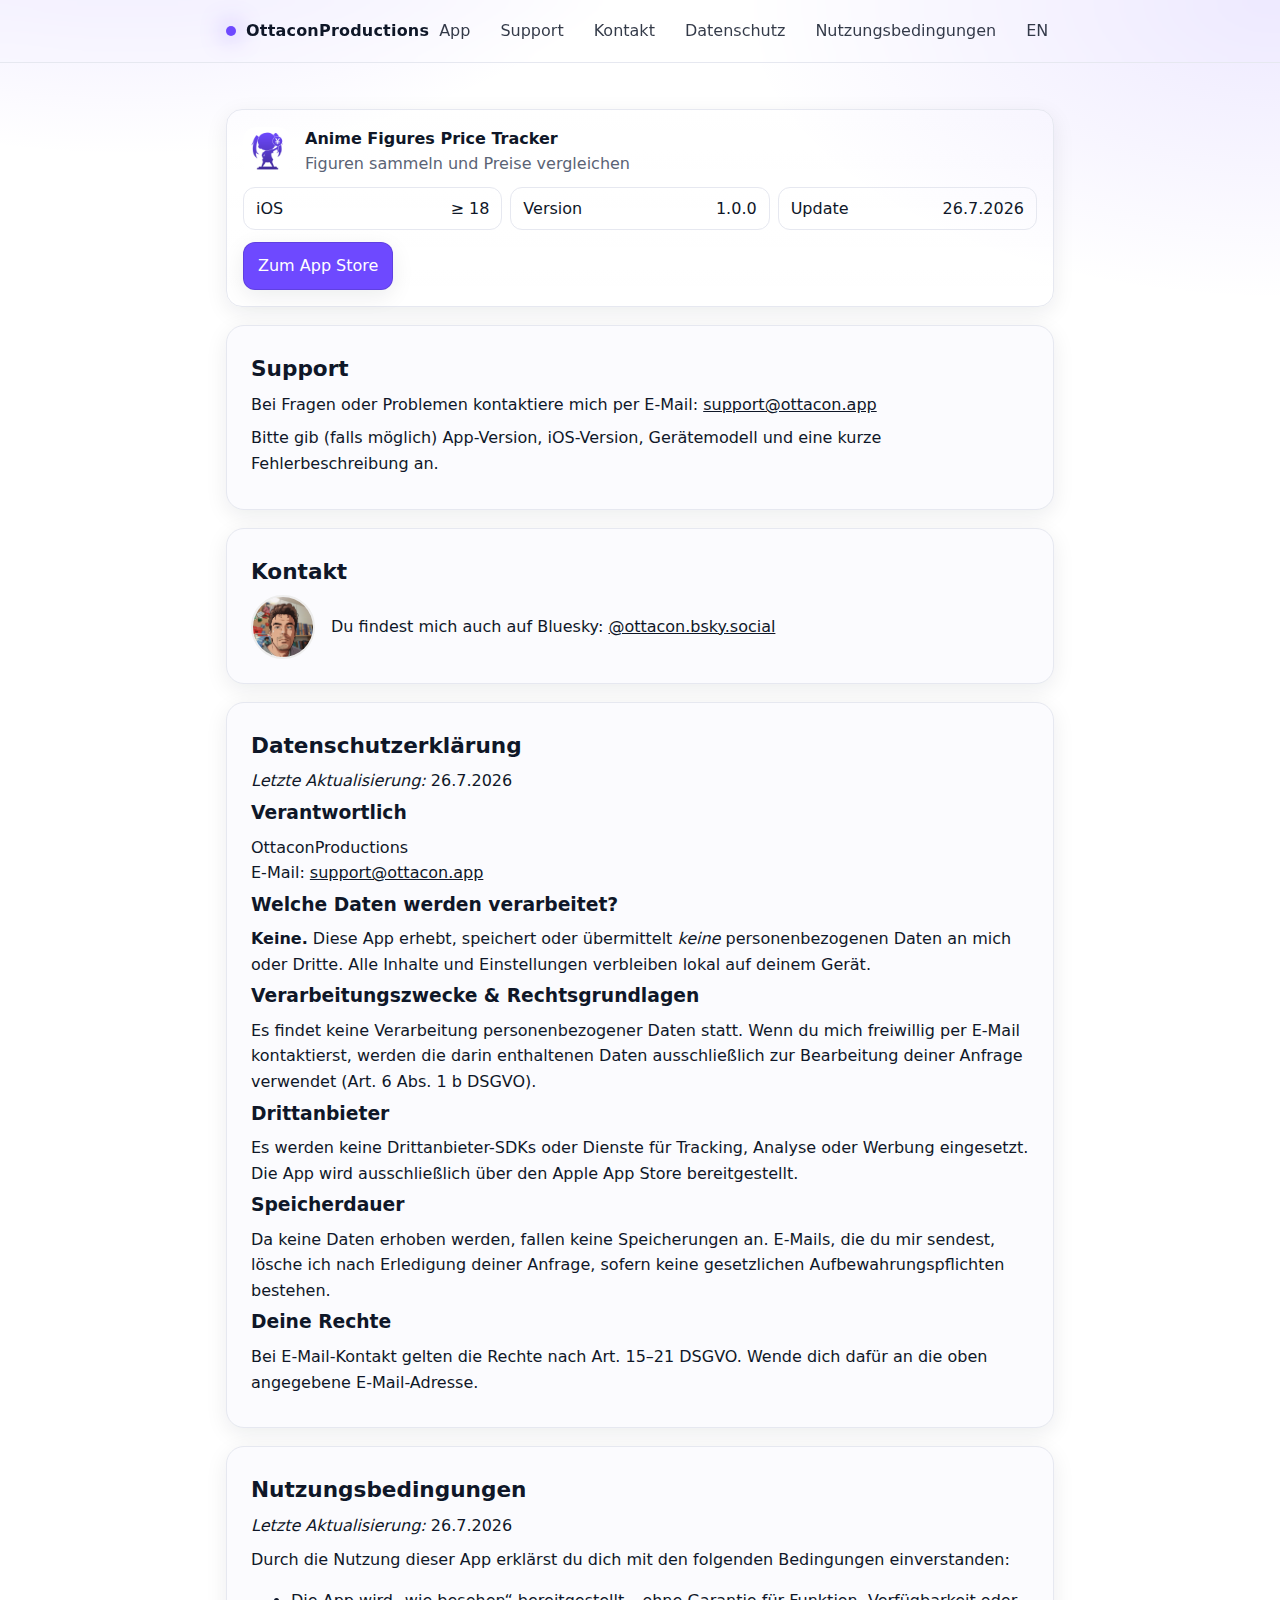
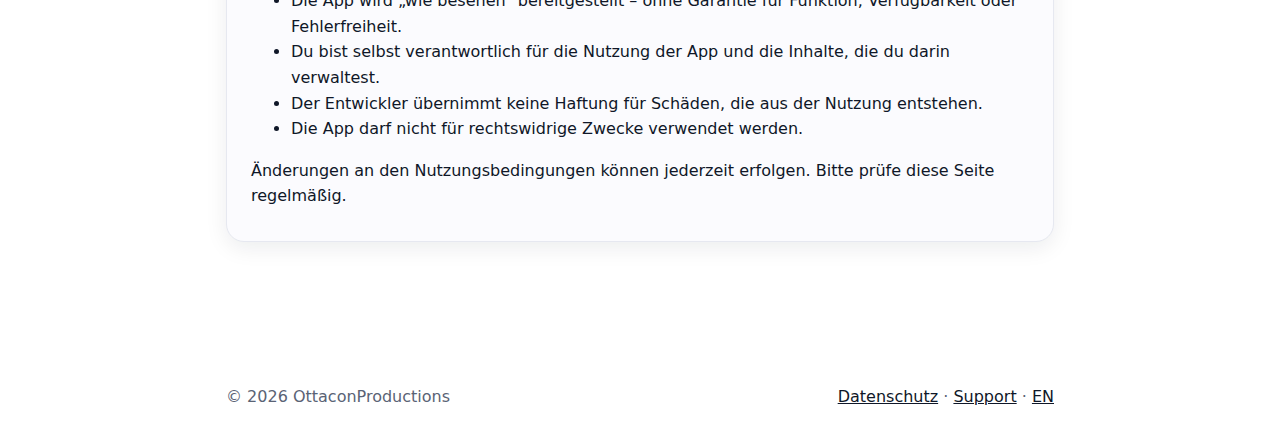
<file: index.html>
<!doctype html>
<html lang="de">
<head>
  <meta charset="utf-8" />
  <meta name="viewport" content="width=device-width, initial-scale=1" />
  <title>Ottacon Productions – Anime Figures</title>
  <meta name="description" content="Offizielle Website von Akihelper – Figuren sammeln und Preise vergleichen." />
  <!-- Favicon -->
  <link rel="icon" href="/assets/animeFigureIcon.png" type="image/png">
  <link rel="alternate" hreflang="en" href="/en/index.html">
  <link rel="stylesheet" href="/styles.css">
</head>
<body>
  <header>
    <nav>
      <a class="brand" href="#home"><span class="dot"></span><span>OttaconProductions</span></a>
      <!-- 2) Mobile menu button -->
      <button id="menu-btn" class="menu-btn" aria-expanded="false" aria-controls="nav-links" aria-label="Menü">☰ Menu</button>
      <!-- 3) Nav links container with id -->
      <div id="nav-links" class="links">
        <a class="link" href="#home">App</a>
        <a class="link" href="#support">Support</a>
        <a class="link" href="#contact">Kontakt</a>
        <a class="link" href="#privacy">Datenschutz</a>
        <a class="link" href="#terms">Nutzungsbedingungen</a>
        <a class="link" href="/en/index.html" hreflang="en" aria-label="English">EN</a>
      </div>
    </nav>
  </header>

  <main class="wrap">
    <section id="home" class="card">
      <div class="row">
        <div class="icon">
          <img src="/assets/animeFigureIcon.png" alt="App Icon">
        </div>
        <div>
          <div class="title">Anime Figures Price Tracker</div>
          <div class="muted">Figuren sammeln und Preise vergleichen</div>
        </div>
      </div>
      <div class="kpi">
        <div class="chip"><span>iOS</span><span>≥ 18</span></div>
        <div class="chip"><span>Version</span><span>1.0.0</span></div>
        <div class="chip"><span>Update</span><span id="updated-app">—</span></div>
      </div>
      <div style="margin-top:12px">
        <a class="btn" href="https://www.akihelper.de" rel="noopener">Zum App Store</a>
      </div>
    </section>

    <section id="support">
      <h2>Support</h2>
      <p>Bei Fragen oder Problemen kontaktiere mich per E-Mail: <a href="mailto:support@ottacon.app">support@ottacon.app</a></p>
      <p>Bitte gib (falls möglich) App-Version, iOS-Version, Gerätemodell und eine kurze Fehlerbeschreibung an.</p>
    </section>

<section id="contact">
  <h2>Kontakt</h2>
  <div style="display:flex;align-items:center;gap:16px;">
    <img src="/assets/ottaconProfile.jpg" alt="Profile photo" class="profile-img">
    <p style="margin:0;">
      Du findest mich auch auf Bluesky: 
      <a href="https://bsky.app/profile/ottacon.bsky.social" rel="me noopener" target="_blank">
        @ottacon.bsky.social
      </a>
    </p>
  </div>
</section>

    <section id="privacy">
      <h2>Datenschutzerklärung</h2>
      <p><em>Letzte Aktualisierung:</em> <span id="ppDate">—</span></p>
      <h3>Verantwortlich</h3>
      <p>OttaconProductions<br>
         E-Mail: <a href="mailto:support@ottacon.app">support@ottacon.app</a></p>
      <h3>Welche Daten werden verarbeitet?</h3>
      <p><strong>Keine.</strong> Diese App erhebt, speichert oder übermittelt <em>keine</em> personenbezogenen Daten an mich oder Dritte. Alle Inhalte und Einstellungen verbleiben lokal auf deinem Gerät.</p>
      <h3>Verarbeitungszwecke & Rechtsgrundlagen</h3>
      <p>Es findet keine Verarbeitung personenbezogener Daten statt. Wenn du mich freiwillig per E-Mail kontaktierst, werden die darin enthaltenen Daten ausschließlich zur Bearbeitung deiner Anfrage verwendet (Art. 6 Abs. 1 b DSGVO).</p>
      <h3>Drittanbieter</h3>
      <p>Es werden keine Drittanbieter-SDKs oder Dienste für Tracking, Analyse oder Werbung eingesetzt. Die App wird ausschließlich über den Apple App Store bereitgestellt.</p>
      <h3>Speicherdauer</h3>
      <p>Da keine Daten erhoben werden, fallen keine Speicherungen an. E-Mails, die du mir sendest, lösche ich nach Erledigung deiner Anfrage, sofern keine gesetzlichen Aufbewahrungspflichten bestehen.</p>
      <h3>Deine Rechte</h3>
      <p>Bei E-Mail-Kontakt gelten die Rechte nach Art. 15–21 DSGVO. Wende dich dafür an die oben angegebene E-Mail-Adresse.</p>
    </section>

    <section id="terms">
  <h2>Nutzungsbedingungen</h2>
  <p><em>Letzte Aktualisierung:</em> <span id="tcDate">—</span></p>
  <p>Durch die Nutzung dieser App erklärst du dich mit den folgenden Bedingungen einverstanden:</p>
  <ul>
    <li>Die App wird „wie besehen“ bereitgestellt – ohne Garantie für Funktion, Verfügbarkeit oder Fehlerfreiheit.</li>
    <li>Du bist selbst verantwortlich für die Nutzung der App und die Inhalte, die du darin verwaltest.</li>
    <li>Der Entwickler übernimmt keine Haftung für Schäden, die aus der Nutzung entstehen.</li>
    <li>Die App darf nicht für rechtswidrige Zwecke verwendet werden.</li>
  </ul>
  <p>Änderungen an den Nutzungsbedingungen können jederzeit erfolgen. Bitte prüfe diese Seite regelmäßig.</p>
</section>
  </main>

  <footer>
    <span>© <span id="year"></span> OttaconProductions</span>
    <span><a href="#privacy">Datenschutz</a> · <a href="#support">Support</a> · <a href="/en.html" hreflang="en">EN</a></span>
  </footer>

<script>
  const now = new Date();
  // Footer Jahr
  document.getElementById('year').textContent = now.getFullYear();

  // Privacy Policy & Update-Datum
  const pp = document.getElementById('ppDate');
  const upd = document.getElementById('updated-app');
  if (pp) pp.textContent = now.toLocaleDateString(document.documentElement.lang === 'en' ? 'en-US' : 'de-DE');
  if (upd) upd.textContent = now.toLocaleDateString(document.documentElement.lang === 'en' ? 'en-US' : 'de-DE');

  // Terms & Conditions Datum
  const tcDates = document.querySelectorAll('#terms #tcDate');
  tcDates.forEach(el => {
    const lang = document.documentElement.lang;
    el.textContent = now.toLocaleDateString(lang === 'en' ? 'en-GB' : 'de-DE');
  });

  // Mobile nav toggle
  const menuBtn = document.getElementById('menu-btn');
  const navLinks = document.getElementById('nav-links');
  if (menuBtn && navLinks) {
    menuBtn.addEventListener('click', () => {
      const open = navLinks.classList.toggle('open');
      menuBtn.setAttribute('aria-expanded', String(open));
    });
  }
</script>

</body>
</html>
</file>
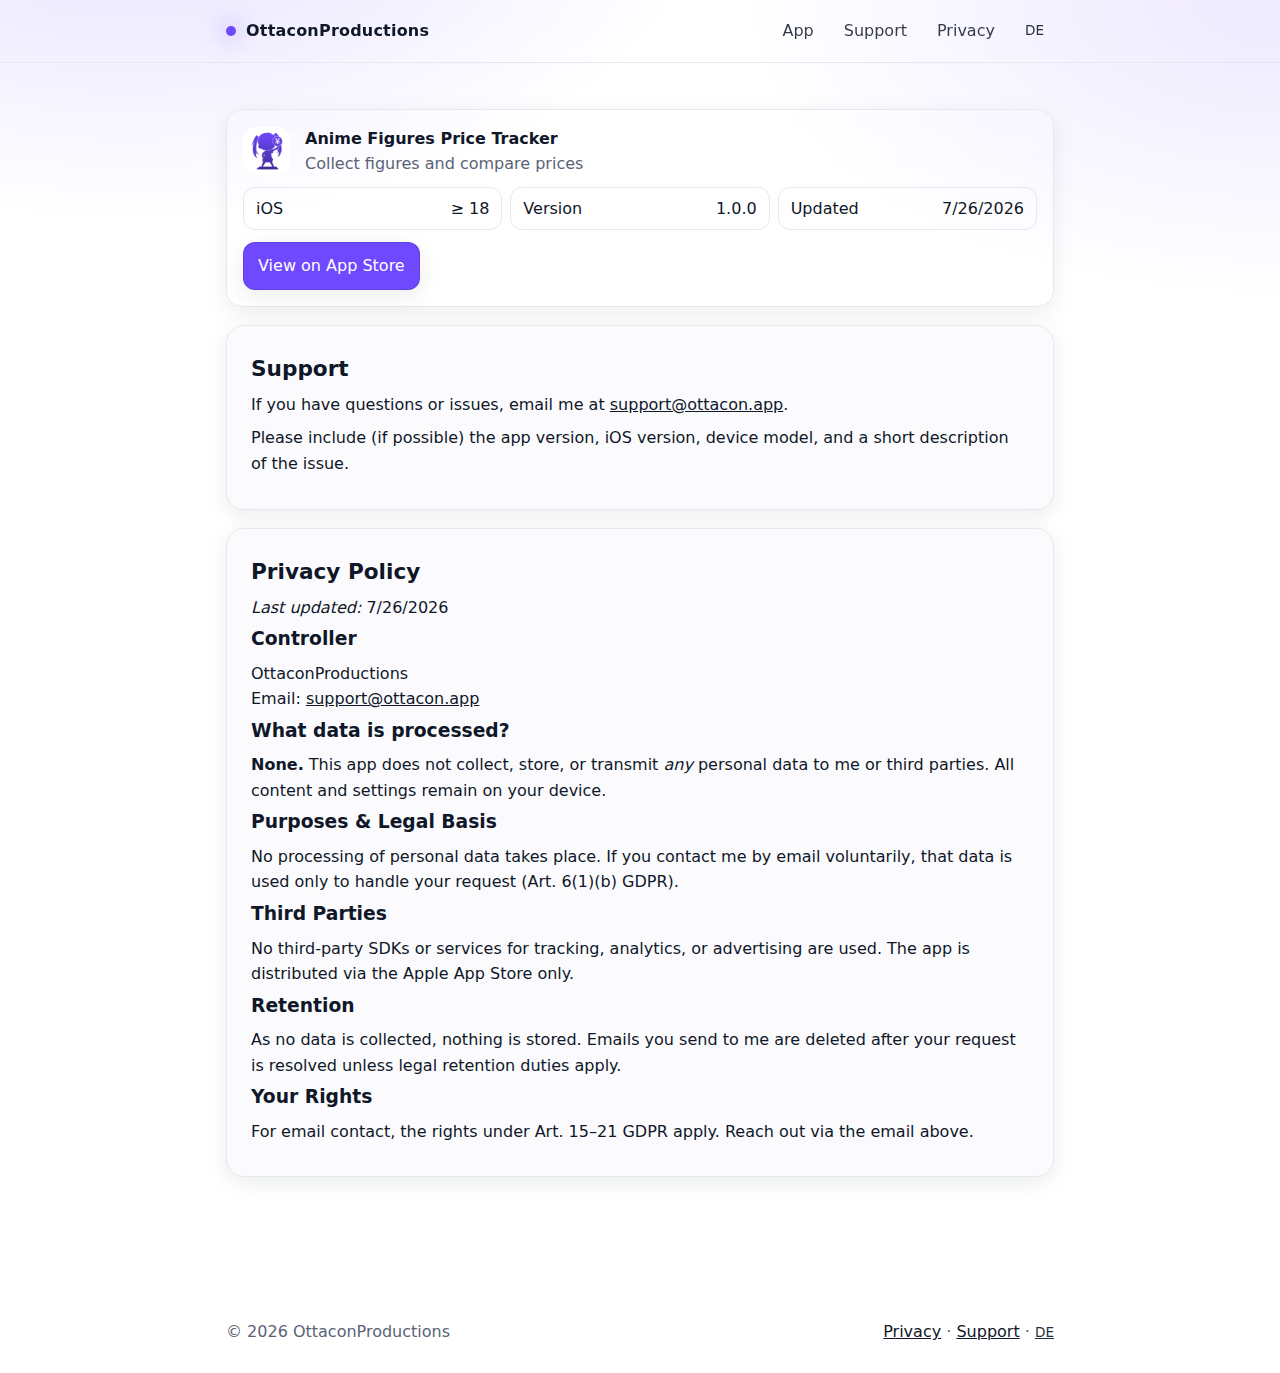
<file: en/index.html>
<!doctype html>
<html lang="en">
<head>
  <meta charset="utf-8" />
  <meta name="viewport" content="width=device-width, initial-scale=1" />
  <title>Ottacon Productions – Anime Figures</title>
  <meta name="description" content="Official website for Akihelper – Track anime figure prices and manage your collection." />
  <!-- Favicon -->
  <link rel="icon" href="/assets/animeFigureIcon.png" type="image/png">
  <!-- hreflang (optional if you add to index.html too) -->
  <link rel="alternate" hreflang="de" href="/index.html"/>
  <style>
    :root{
      --accent:#6E49FF;
      --bg:#0b0f18; --card:#111727; --text:#e7ebf3; --muted:#a7b1c2; --border:#1b2438; --ring:rgba(110,73,255,.35);
      --shadow:0 10px 30px rgba(0,0,0,.25);
      --radius:18px;
    }
    @media (prefers-color-scheme: light){
      :root{ --bg:#ffffff; --card:#fbfbfe; --text:#0f1728; --muted:#5a6375; --border:#e6e8f0; --ring:rgba(110,73,255,.2); --shadow:0 6px 22px rgba(17,24,39,.08); }
    }
    *{box-sizing:border-box}
    body{margin:0;font:16px/1.6 ui-sans-serif,system-ui,-apple-system,Segoe UI,Roboto,Helvetica,Arial;color:var(--text);
         background:radial-gradient(1000px 600px at 10% -10%, rgba(110,73,255,.18), transparent 60%),
                    radial-gradient(900px 500px at 100% 0%, rgba(110,73,255,.12), transparent 60%), var(--bg)}
    a{color:var(--text)}
    .wrap{max-width:860px;margin:0 auto;padding:28px 16px 96px}
    header{position:sticky;top:0;z-index:20;background:rgba(255,255,255,.02);backdrop-filter:blur(10px);border-bottom:1px solid var(--border)}
    nav{max-width:860px;margin:0 auto;display:flex;align-items:center;justify-content:space-between;padding:10px 16px}
    .brand{display:flex;gap:10px;align-items:center;font-weight:700;letter-spacing:.2px;text-decoration:none}
    .dot{width:10px;height:10px;border-radius:999px;background:var(--accent);box-shadow:0 0 24px var(--accent)}
    .links{display:flex;gap:10px;align-items:center}
    .link{opacity:.85;text-decoration:none;padding:8px 10px;border-radius:10px}
    .link:hover{opacity:1;background:rgba(110,73,255,.1)}
    .btn{display:inline-flex;gap:8px;align-items:center;background:var(--accent);color:#fff;text-decoration:none;padding:10px 14px;border-radius:12px;box-shadow:var(--shadow);border:1px solid rgba(0,0,0,.12)}
    .btn:hover{transform:translateY(-1px)}
    section{background:var(--card);border:1px solid var(--border);border-radius:var(--radius);padding:24px;margin:18px 0;box-shadow:var(--shadow)}
    h1,h2,h3{line-height:1.2;margin:0 0 10px}
    h1{font-size:2rem}
    h2{font-size:1.35rem;margin-top:6px}
    p{margin:8px 0}
    .muted{color:var(--muted)}
    .card{border:1px solid var(--border);border-radius:16px;padding:16px;background:linear-gradient(180deg, rgba(255,255,255,.02), transparent);}
    .row{display:flex;gap:14px;align-items:center}
    .icon{width:48px;height:48px;border-radius:12px;overflow:hidden;display:grid;place-items:center}
    .icon img{width:100%;height:100%;object-fit:cover;border-radius:12px}
    .title{font-weight:700}
    .kpi{display:grid;grid-template-columns:repeat(3,1fr);gap:8px;margin-top:10px}
    .chip{border:1px solid var(--border);border-radius:12px;padding:8px 12px;display:flex;justify-content:space-between}
    footer{max-width:860px;margin:0 auto;padding:28px 16px;color:var(--muted);display:flex;justify-content:space-between;flex-wrap:wrap;gap:12px}
    .lang{font-size:.85rem;opacity:.9}
  </style>
</head>
<body>
  <header>
    <nav>
      <a class="brand" href="#home"><span class="dot"></span><span>OttaconProductions</span></a>
      <div class="links">
        <a class="link" href="#home">App</a>
        <a class="link" href="#support">Support</a>
        <a class="link" href="#privacy">Privacy</a>
        <a class="link lang" href="/index.html" hreflang="de" aria-label="Deutsch">DE</a>
      </div>
    </nav>
  </header>

  <main class="wrap">
    <section id="home" class="card">
      <div class="row">
        <div class="icon">
          <img src="/assets/animeFigureIcon.png" alt="App Icon">
        </div>
        <div>
          <div class="title">Anime Figures Price Tracker</div>
          <div class="muted">Collect figures and compare prices</div>
        </div>
      </div>
      <div class="kpi">
        <div class="chip"><span>iOS</span><span>≥ 18</span></div>
        <div class="chip"><span>Version</span><span>1.0.0</span></div>
        <div class="chip"><span>Updated</span><span id="updated-app">—</span></div>
      </div>
      <div style="margin-top:12px">
        <a class="btn" href="https://www.akihelper.de" rel="noopener">View on App Store</a>
      </div>
    </section>

    <section id="support">
      <h2>Support</h2>
      <p>If you have questions or issues, email me at <a href="mailto:support@ottacon.app">support@ottacon.app</a>.</p>
      <p>Please include (if possible) the app version, iOS version, device model, and a short description of the issue.</p>
    </section>

    <section id="privacy">
      <h2>Privacy Policy</h2>
      <p><em>Last updated:</em> <span id="ppDate">—</span></p>
      <h3>Controller</h3>
      <p>OttaconProductions<br>
         Email: <a href="mailto:support@ottacon.app">support@ottacon.app</a></p>
      <h3>What data is processed?</h3>
      <p><strong>None.</strong> This app does not collect, store, or transmit <em>any</em> personal data to me or third parties. All content and settings remain on your device.</p>
      <h3>Purposes & Legal Basis</h3>
      <p>No processing of personal data takes place. If you contact me by email voluntarily, that data is used only to handle your request (Art. 6(1)(b) GDPR).</p>
      <h3>Third Parties</h3>
      <p>No third‑party SDKs or services for tracking, analytics, or advertising are used. The app is distributed via the Apple App Store only.</p>
      <h3>Retention</h3>
      <p>As no data is collected, nothing is stored. Emails you send to me are deleted after your request is resolved unless legal retention duties apply.</p>
      <h3>Your Rights</h3>
      <p>For email contact, the rights under Art. 15–21 GDPR apply. Reach out via the email above.</p>
    </section>
  </main>

  <footer>
    <span>© <span id="year"></span> OttaconProductions</span>
    <span><a href="#privacy">Privacy</a> · <a href="#support">Support</a> · <a class="lang" href="/index.html" hreflang="de">DE</a></span>
  </footer>

  <script>
    const now = new Date();
    document.getElementById('year').textContent = now.getFullYear();
    document.getElementById('ppDate').textContent = now.toLocaleDateString('en-US');
    document.getElementById('updated-app').textContent = now.toLocaleDateString('en-US');
  </script>
</body>
</html>
</file>
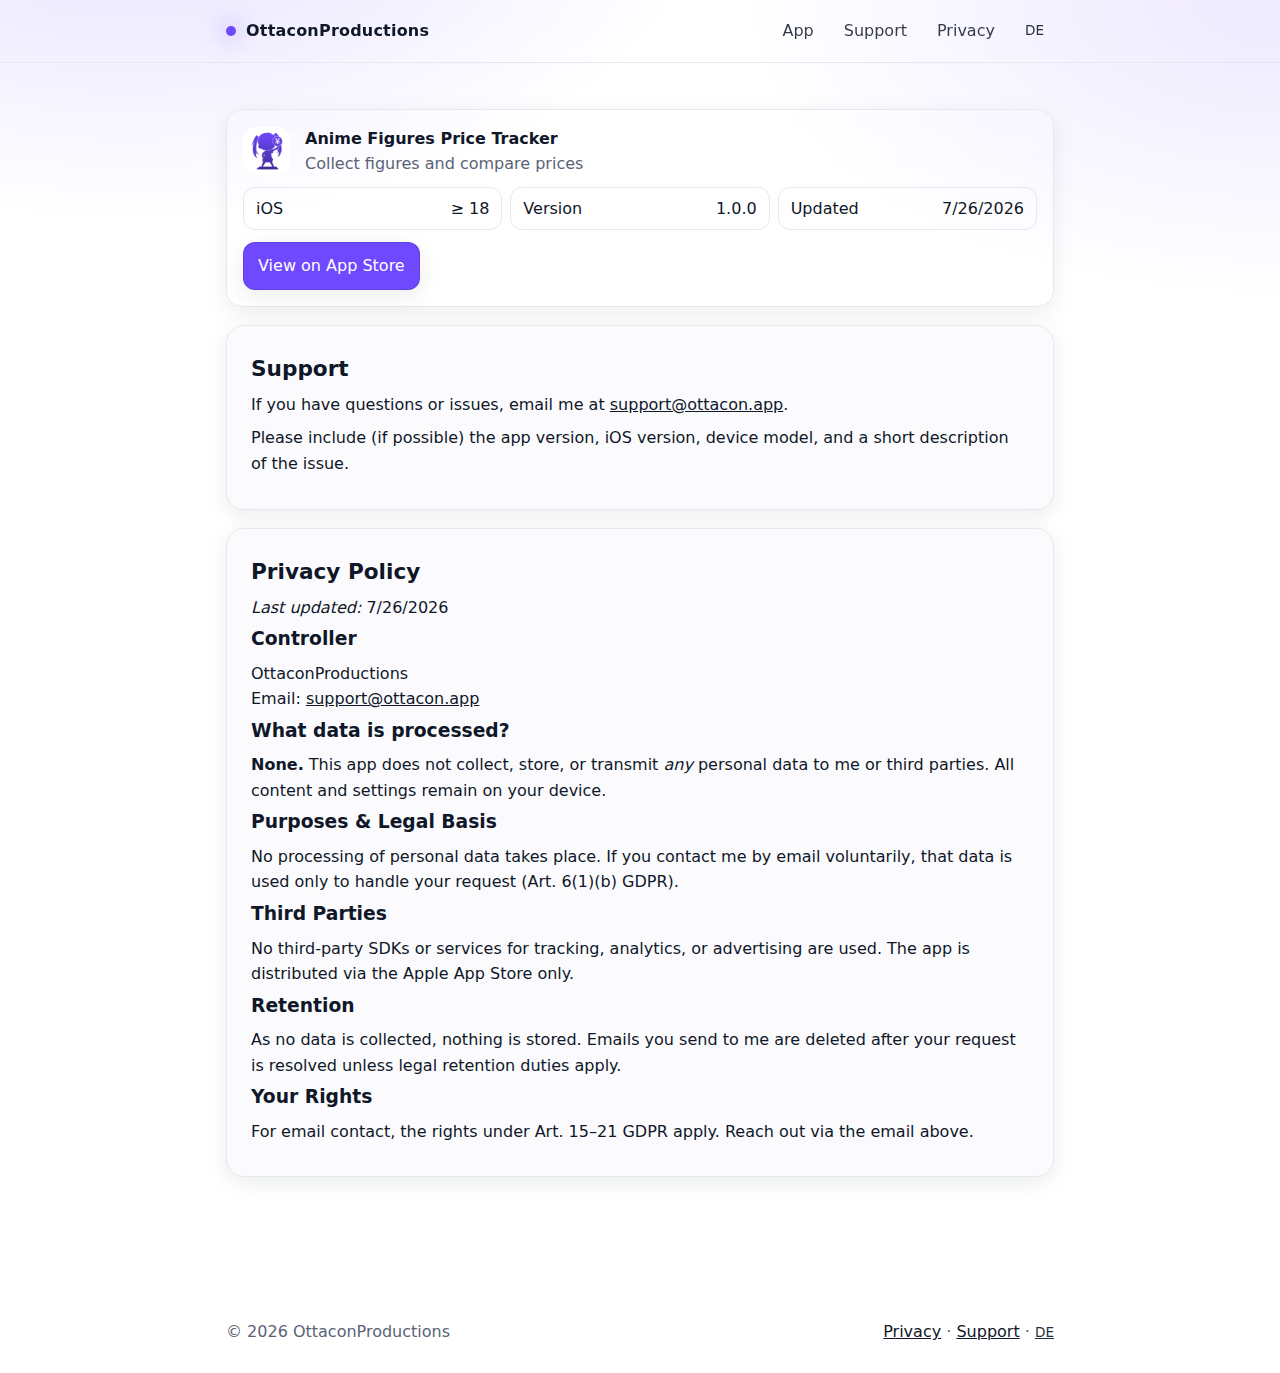
<file: en.html>
<!doctype html>
<html lang="en">
<head>
  <meta charset="utf-8" />
  <meta name="viewport" content="width=device-width, initial-scale=1" />
  <title>OttaconProductions – Anime Figures</title>
  <meta name="description" content="Official website for Akihelper – Track anime figure prices and manage your collection." />
  <!-- Favicon -->
  <link rel="icon" href="assets/animeFigureIcon.png" type="image/png">
  <!-- hreflang (optional if you add to index.html too) -->
  <link rel="alternate" hreflang="de" href="/index.html"/>
  <style>
    :root{
      --accent:#6E49FF;
      --bg:#0b0f18; --card:#111727; --text:#e7ebf3; --muted:#a7b1c2; --border:#1b2438; --ring:rgba(110,73,255,.35);
      --shadow:0 10px 30px rgba(0,0,0,.25);
      --radius:18px;
    }
    @media (prefers-color-scheme: light){
      :root{ --bg:#ffffff; --card:#fbfbfe; --text:#0f1728; --muted:#5a6375; --border:#e6e8f0; --ring:rgba(110,73,255,.2); --shadow:0 6px 22px rgba(17,24,39,.08); }
    }
    *{box-sizing:border-box}
    body{margin:0;font:16px/1.6 ui-sans-serif,system-ui,-apple-system,Segoe UI,Roboto,Helvetica,Arial;color:var(--text);
         background:radial-gradient(1000px 600px at 10% -10%, rgba(110,73,255,.18), transparent 60%),
                    radial-gradient(900px 500px at 100% 0%, rgba(110,73,255,.12), transparent 60%), var(--bg)}
    a{color:var(--text)}
    .wrap{max-width:860px;margin:0 auto;padding:28px 16px 96px}
    header{position:sticky;top:0;z-index:20;background:rgba(255,255,255,.02);backdrop-filter:blur(10px);border-bottom:1px solid var(--border)}
    nav{max-width:860px;margin:0 auto;display:flex;align-items:center;justify-content:space-between;padding:10px 16px}
    .brand{display:flex;gap:10px;align-items:center;font-weight:700;letter-spacing:.2px;text-decoration:none}
    .dot{width:10px;height:10px;border-radius:999px;background:var(--accent);box-shadow:0 0 24px var(--accent)}
    .links{display:flex;gap:10px;align-items:center}
    .link{opacity:.85;text-decoration:none;padding:8px 10px;border-radius:10px}
    .link:hover{opacity:1;background:rgba(110,73,255,.1)}
    .btn{display:inline-flex;gap:8px;align-items:center;background:var(--accent);color:#fff;text-decoration:none;padding:10px 14px;border-radius:12px;box-shadow:var(--shadow);border:1px solid rgba(0,0,0,.12)}
    .btn:hover{transform:translateY(-1px)}
    section{background:var(--card);border:1px solid var(--border);border-radius:var(--radius);padding:24px;margin:18px 0;box-shadow:var(--shadow)}
    h1,h2,h3{line-height:1.2;margin:0 0 10px}
    h1{font-size:2rem}
    h2{font-size:1.35rem;margin-top:6px}
    p{margin:8px 0}
    .muted{color:var(--muted)}
    .card{border:1px solid var(--border);border-radius:16px;padding:16px;background:linear-gradient(180deg, rgba(255,255,255,.02), transparent);}
    .row{display:flex;gap:14px;align-items:center}
    .icon{width:48px;height:48px;border-radius:12px;overflow:hidden;display:grid;place-items:center}
    .icon img{width:100%;height:100%;object-fit:cover;border-radius:12px}
    .title{font-weight:700}
    .kpi{display:grid;grid-template-columns:repeat(3,1fr);gap:8px;margin-top:10px}
    .chip{border:1px solid var(--border);border-radius:12px;padding:8px 12px;display:flex;justify-content:space-between}
    footer{max-width:860px;margin:0 auto;padding:28px 16px;color:var(--muted);display:flex;justify-content:space-between;flex-wrap:wrap;gap:12px}
    .lang{font-size:.85rem;opacity:.9}
  </style>
</head>
<body>
  <header>
    <nav>
      <a class="brand" href="#home"><span class="dot"></span><span>OttaconProductions</span></a>
      <div class="links">
        <a class="link" href="#home">App</a>
        <a class="link" href="#support">Support</a>
        <a class="link" href="#privacy">Privacy</a>
        <a class="link lang" href="/index.html" hreflang="de" aria-label="Deutsch">DE</a>
      </div>
    </nav>
  </header>

  <main class="wrap">
    <section id="home" class="card">
      <div class="row">
        <div class="icon">
          <img src="assets/animeFigureIcon.png" alt="App Icon">
        </div>
        <div>
          <div class="title">Anime Figures Price Tracker</div>
          <div class="muted">Collect figures and compare prices</div>
        </div>
      </div>
      <div class="kpi">
        <div class="chip"><span>iOS</span><span>≥ 18</span></div>
        <div class="chip"><span>Version</span><span>1.0.0</span></div>
        <div class="chip"><span>Updated</span><span id="updated-app">—</span></div>
      </div>
      <div style="margin-top:12px">
        <a class="btn" href="https://www.akihelper.de" rel="noopener">View on App Store</a>
      </div>
    </section>

    <section id="support">
      <h2>Support</h2>
      <p>If you have questions or issues, email me at <a href="mailto:support@ottacon.app">support@ottacon.app</a>.</p>
      <p>Please include (if possible) the app version, iOS version, device model, and a short description of the issue.</p>
    </section>

    <section id="privacy">
      <h2>Privacy Policy</h2>
      <p><em>Last updated:</em> <span id="ppDate">—</span></p>
      <h3>Controller</h3>
      <p>OttaconProductions<br>
         Email: <a href="mailto:support@ottacon.app">support@ottacon.app</a></p>
      <h3>What data is processed?</h3>
      <p><strong>None.</strong> This app does not collect, store, or transmit <em>any</em> personal data to me or third parties. All content and settings remain on your device.</p>
      <h3>Purposes & Legal Basis</h3>
      <p>No processing of personal data takes place. If you contact me by email voluntarily, that data is used only to handle your request (Art. 6(1)(b) GDPR).</p>
      <h3>Third Parties</h3>
      <p>No third‑party SDKs or services for tracking, analytics, or advertising are used. The app is distributed via the Apple App Store only.</p>
      <h3>Retention</h3>
      <p>As no data is collected, nothing is stored. Emails you send to me are deleted after your request is resolved unless legal retention duties apply.</p>
      <h3>Your Rights</h3>
      <p>For email contact, the rights under Art. 15–21 GDPR apply. Reach out via the email above.</p>
    </section>
  </main>

  <footer>
    <span>© <span id="year"></span> OttaconProductions</span>
    <span><a href="#privacy">Privacy</a> · <a href="#support">Support</a> · <a class="lang" href="/index.html" hreflang="de">DE</a></span>
  </footer>

  <script>
    const now = new Date();
    document.getElementById('year').textContent = now.getFullYear();
    document.getElementById('ppDate').textContent = now.toLocaleDateString('en-US');
    document.getElementById('updated-app').textContent = now.toLocaleDateString('en-US');
  </script>
</body>
</html>
</file>
<file: styles.css>
:root{
  --accent:#6E49FF;
  --bg:#0b0f18; --card:#111727; --text:#e7ebf3; --muted:#a7b1c2; --border:#1b2438; --ring:rgba(110,73,255,.35);
  --shadow:0 10px 30px rgba(0,0,0,.25);
  --radius:18px;
}
@media (prefers-color-scheme: light){
  :root{ --bg:#ffffff; --card:#fbfbfe; --text:#0f1728; --muted:#5a6375; --border:#e6e8f0; --ring:rgba(110,73,255,.2); --shadow:0 6px 22px rgba(17,24,39,.08); }
}
*{box-sizing:border-box}
body{margin:0;font:16px/1.6 ui-sans-serif,system-ui,-apple-system,Segoe UI,Roboto,Helvetica,Arial;color:var(--text);
     background:radial-gradient(1000px 600px at 10% -10%, rgba(110,73,255,.18), transparent 60%),
                radial-gradient(900px 500px at 100% 0%, rgba(110,73,255,.12), transparent 60%), var(--bg)}
a{color:var(--text)}
.wrap{max-width:860px;margin:0 auto;padding:28px 16px 96px}
header{position:sticky;top:0;z-index:20;background:rgba(255,255,255,.02);backdrop-filter:blur(10px);border-bottom:1px solid var(--border)}
nav{max-width:860px;margin:0 auto;display:flex;align-items:center;justify-content:space-between;padding:10px 16px;position:relative}
.brand{display:flex;gap:10px;align-items:center;font-weight:700;letter-spacing:.2px;text-decoration:none}
.dot{width:10px;height:10px;border-radius:999px;background:var(--accent);box-shadow:0 0 24px var(--accent)}
.links{display:flex;gap:10px;align-items:center}
.link{opacity:.85;text-decoration:none;padding:8px 10px;border-radius:10px}
.link:hover{opacity:1;background:rgba(110,73,255,.1)}
.btn{display:inline-flex;gap:8px;align-items:center;background:var(--accent);color:#fff;text-decoration:none;padding:10px 14px;border-radius:12px;box-shadow:var(--shadow);border:1px solid rgba(0,0,0,.12);transition:transform .15s ease}
.btn:hover{transform:translateY(-1px)}
section{background:var(--card);border:1px solid var(--border);border-radius:var(--radius);padding:24px;margin:18px 0;box-shadow:var(--shadow)}
h1,h2,h3{line-height:1.2;margin:0 0 10px}
h1{font-size:2rem}
h2{font-size:1.35rem;margin-top:6px}
p{margin:8px 0}
.muted{color:var(--muted)}
.card{border:1px solid var(--border);border-radius:16px;padding:16px;background:linear-gradient(180deg, rgba(255,255,255,.02), transparent);}
.row{display:flex;gap:14px;align-items:center}
.icon{width:48px;height:48px;border-radius:12px;overflow:hidden;display:grid;place-items:center}
.icon img{width:100%;height:100%;object-fit:cover;border-radius:12px}
.title{font-weight:700}
.kpi{display:grid;grid-template-columns:repeat(3,1fr);gap:8px;margin-top:10px}
.chip{border:1px solid var(--border);border-radius:12px;padding:8px 12px;display:flex;justify-content:space-between}
footer{max-width:860px;margin:0 auto;padding:28px 16px;color:var(--muted);display:flex;justify-content:space-between;flex-wrap:wrap;gap:12px}

/* ===== Responsive enhancements ===== */
.menu-btn{display:none}
@media (max-width: 720px){
  h1{font-size:1.6rem}
  .wrap{padding:20px 14px 80px}
  section{padding:18px}
  .kpi{grid-template-columns:1fr}
  .btn{width:100%;justify-content:center}
  .menu-btn{display:inline-flex;align-items:center;gap:8px;padding:10px 12px;border-radius:10px;border:1px solid var(--border);background:rgba(255,255,255,.02);color:var(--text)}
  .links{display:none;position:absolute;right:16px;top:56px;background:var(--card);border:1px solid var(--border);border-radius:14px;box-shadow:var(--shadow);padding:8px;flex-direction:column;min-width:220px}
  .links.open{display:flex}
  .link{padding:12px 10px;margin:2px 0}
}

section#contact .profile-img {
  width: 64px;
  height: 64px;
  border-radius: 50%;
  object-fit: cover;
  border: 2px solid #eee;
  display: block;
}
</file>
